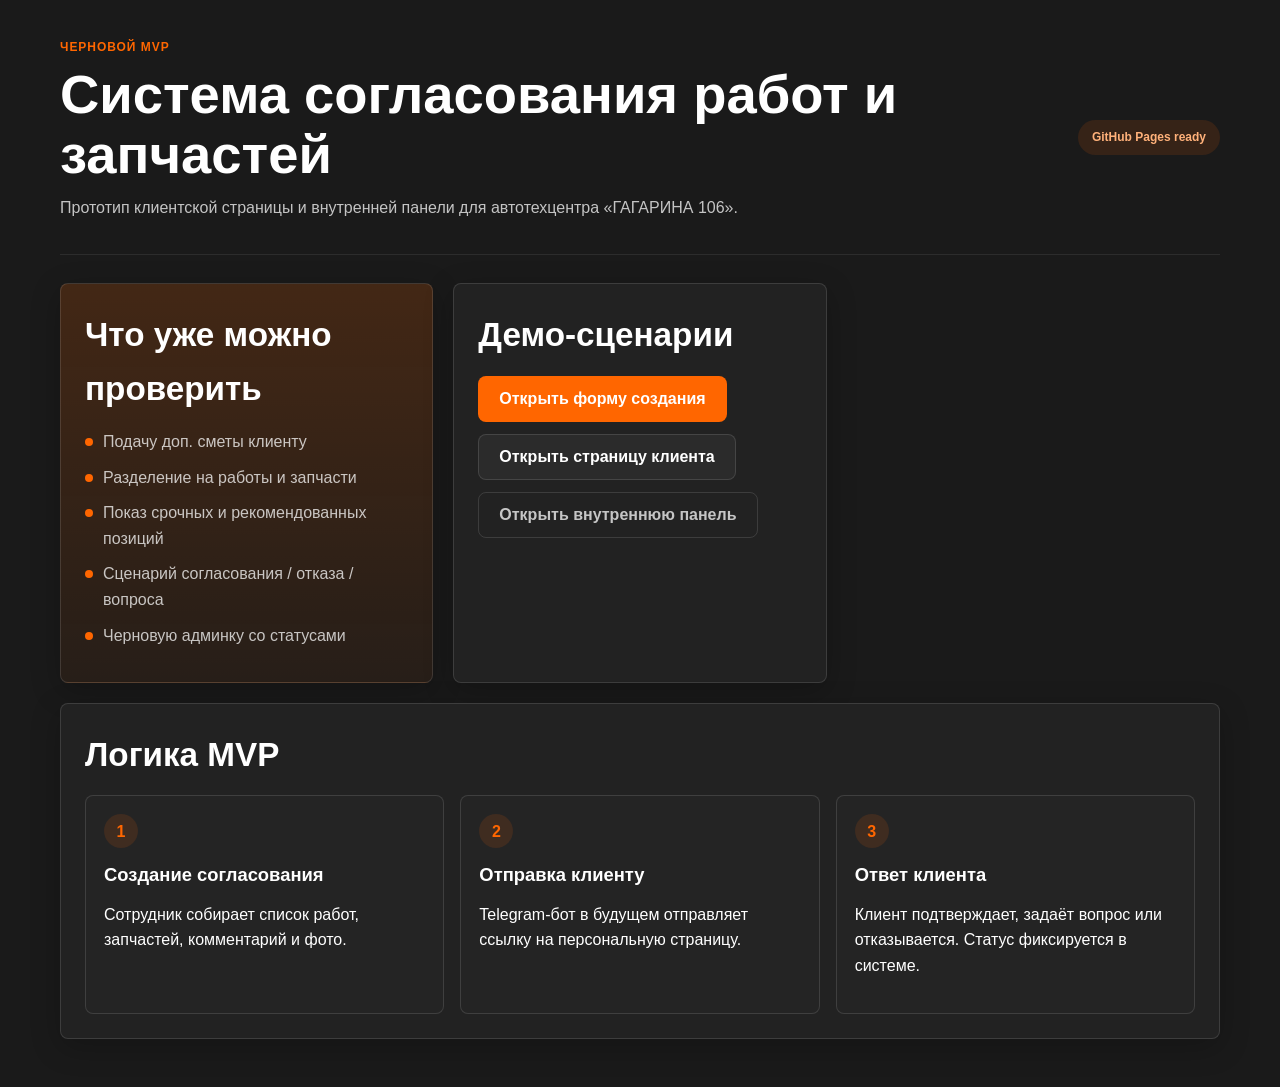
<file: index.html>
<!DOCTYPE html>
<html lang="ru">
  <head>
    <meta charset="UTF-8" />
    <meta name="viewport" content="width=device-width, initial-scale=1.0" />
    <title>ГАГАРИНА 106 — прототип согласования</title>
    <link rel="preconnect" href="https://fonts.googleapis.com" />
    <link rel="preconnect" href="https://fonts.gstatic.com" crossorigin />
    <link
      href="https://fonts.googleapis.com/css2?family=Inter:wght@400;500;600;700;800&display=swap"
      rel="stylesheet"
    />
    <link rel="stylesheet" href="./css/styles.css" />
  </head>
  <body>
    <div class="shell shell-home">
      <header class="topbar">
        <div>
          <p class="eyebrow">Черновой MVP</p>
          <h1>Система согласования работ и запчастей</h1>
          <p class="lead">
            Прототип клиентской страницы и внутренней панели для автотехцентра
            «ГАГАРИНА 106».
          </p>
        </div>
        <span class="badge badge-warm">GitHub Pages ready</span>
      </header>

      <main class="home-grid">
        <section class="card card-accent">
          <h2>Что уже можно проверить</h2>
          <ul class="feature-list">
            <li>Подачу доп. сметы клиенту</li>
            <li>Разделение на работы и запчасти</li>
            <li>Показ срочных и рекомендованных позиций</li>
            <li>Сценарий согласования / отказа / вопроса</li>
            <li>Черновую админку со статусами</li>
          </ul>
        </section>

        <section class="card">
          <h2>Демо-сценарии</h2>
          <div class="actions-stack">
            <a class="button button-primary" href="./create.html">
              Открыть форму создания
            </a>
            <a class="button button-secondary" href="./approval.html">
              Открыть страницу клиента
            </a>
            <a class="button button-ghost" href="./admin.html">
              Открыть внутреннюю панель
            </a>
          </div>
        </section>

        <section class="card card-wide">
          <h2>Логика MVP</h2>
          <div class="steps">
            <article>
              <span>1</span>
              <h3>Создание согласования</h3>
              <p>
                Сотрудник собирает список работ, запчастей, комментарий и фото.
              </p>
            </article>
            <article>
              <span>2</span>
              <h3>Отправка клиенту</h3>
              <p>
                Telegram-бот в будущем отправляет ссылку на персональную страницу.
              </p>
            </article>
            <article>
              <span>3</span>
              <h3>Ответ клиента</h3>
              <p>
                Клиент подтверждает, задаёт вопрос или отказывается. Статус
                фиксируется в системе.
              </p>
            </article>
          </div>
        </section>
      </main>
    </div>
  </body>
</html>
</file>
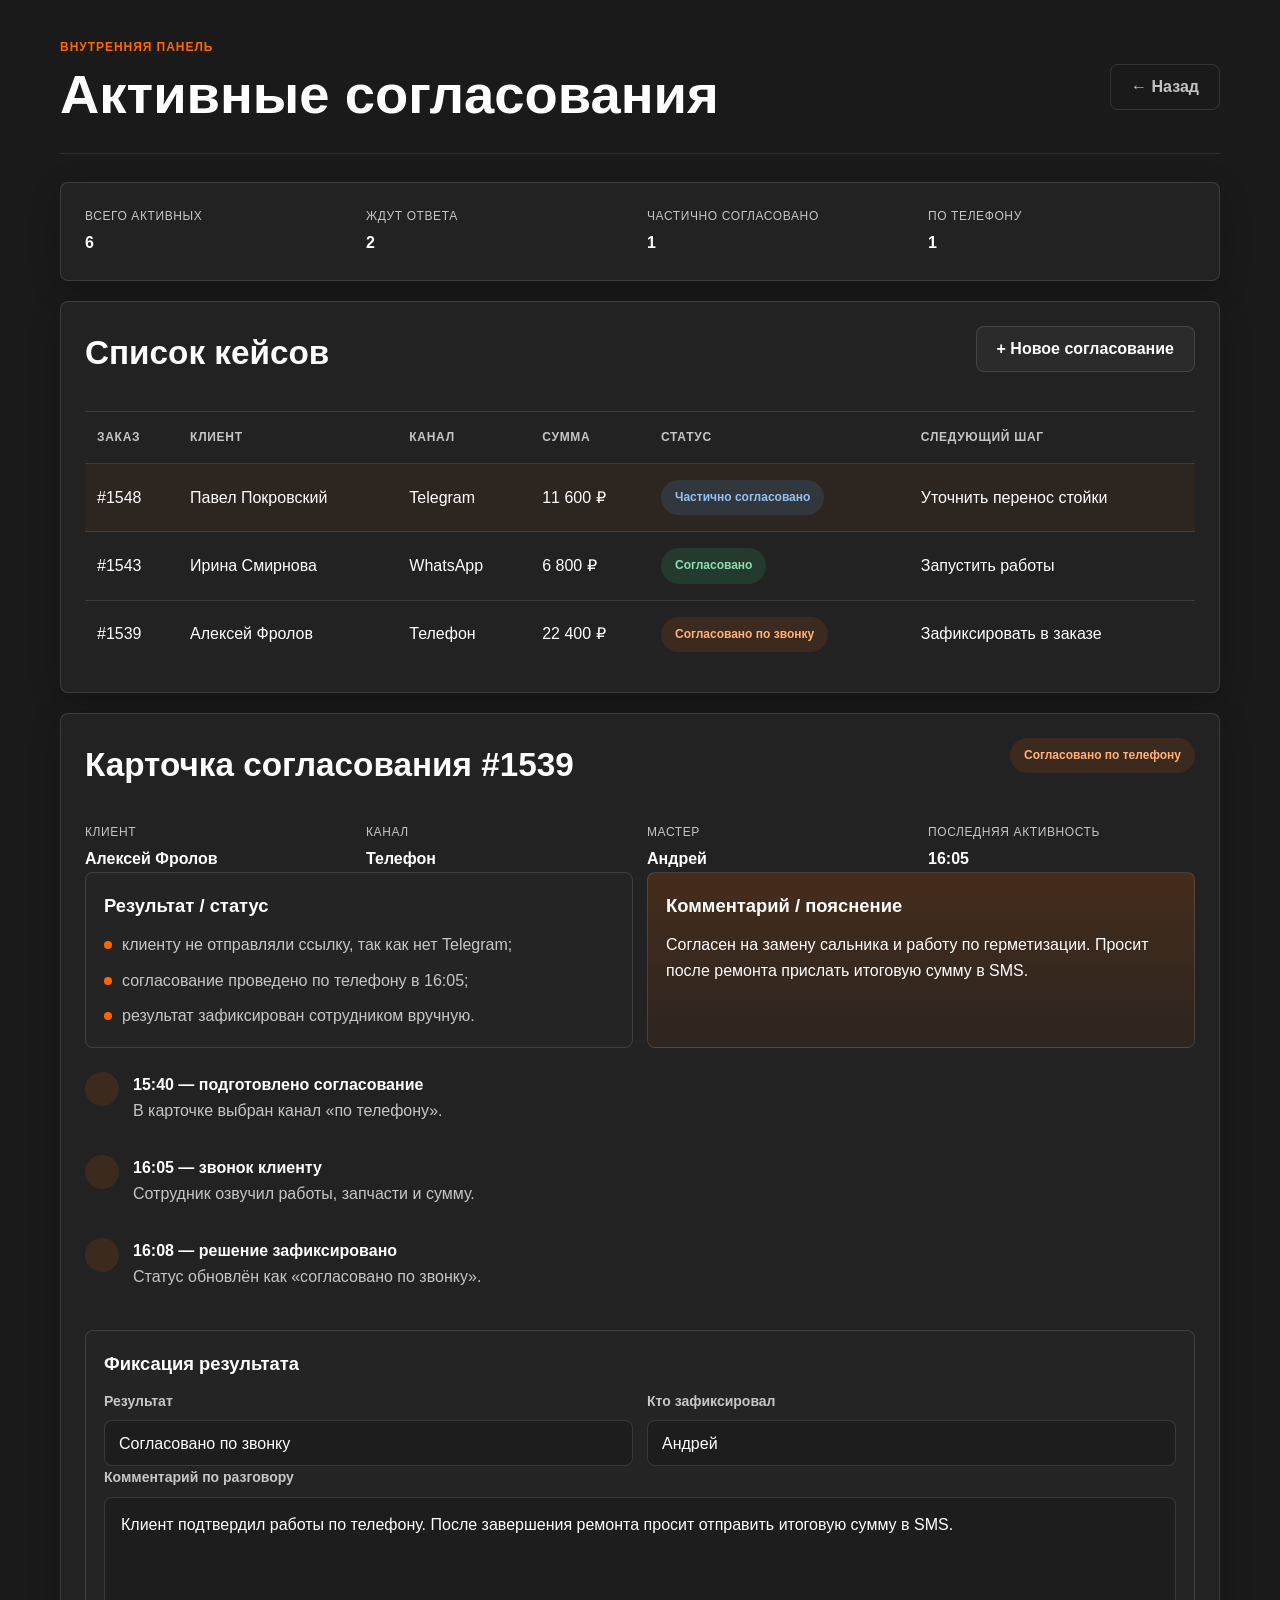
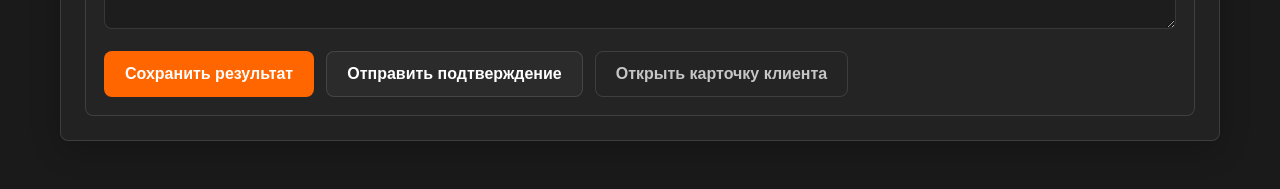
<file: admin.html>
<!DOCTYPE html>
<html lang="ru">
  <head>
    <meta charset="UTF-8" />
    <meta name="viewport" content="width=device-width, initial-scale=1.0" />
    <title>Админка — ГАГАРИНА 106</title>
    <link rel="preconnect" href="https://fonts.googleapis.com" />
    <link rel="preconnect" href="https://fonts.gstatic.com" crossorigin />
    <link
      href="https://fonts.googleapis.com/css2?family=Inter:wght@400;500;600;700;800&display=swap"
      rel="stylesheet"
    />
    <link rel="stylesheet" href="./css/styles.css" />
  </head>
  <body>
    <div class="shell shell-admin">
      <header class="topbar topbar-compact">
        <div>
          <p class="eyebrow">Внутренняя панель</p>
          <h1>Активные согласования</h1>
        </div>
        <a class="button button-ghost" href="./index.html">← Назад</a>
      </header>

      <main class="admin-layout">
        <section class="card stats-grid">
          <div>
            <span class="summary-label">Всего активных</span>
            <strong id="admin-stats-total">6</strong>
          </div>
          <div>
            <span class="summary-label">Ждут ответа</span>
            <strong id="admin-stats-pending">2</strong>
          </div>
          <div>
            <span class="summary-label">Частично согласовано</span>
            <strong id="admin-stats-partial">1</strong>
          </div>
          <div>
            <span class="summary-label">По телефону</span>
            <strong id="admin-stats-phone">1</strong>
          </div>
        </section>

        <section class="card">
          <div class="section-head">
            <h2>Список кейсов</h2>
            <a class="button button-secondary" href="./create.html">+ Новое согласование</a>
          </div>

          <div class="table-wrap">
            <table class="cases-table">
              <thead>
                <tr>
                  <th>Заказ</th>
                  <th>Клиент</th>
                  <th>Канал</th>
                  <th>Сумма</th>
                  <th>Статус</th>
                  <th>Следующий шаг</th>
                </tr>
              </thead>
              <tbody id="admin-case-table-body">
                <tr class="is-active">
                  <td>#1548</td>
                  <td>Павел Покровский</td>
                  <td>Telegram</td>
                  <td>11 600 ₽</td>
                  <td><span class="badge badge-question">Частично согласовано</span></td>
                  <td>Уточнить перенос стойки</td>
                </tr>
                <tr>
                  <td>#1543</td>
                  <td>Ирина Смирнова</td>
                  <td>WhatsApp</td>
                  <td>6 800 ₽</td>
                  <td><span class="badge badge-success">Согласовано</span></td>
                  <td>Запустить работы</td>
                </tr>
                <tr>
                  <td>#1539</td>
                  <td>Алексей Фролов</td>
                  <td>Телефон</td>
                  <td>22 400 ₽</td>
                  <td><span class="badge badge-alert">Согласовано по звонку</span></td>
                  <td>Зафиксировать в заказе</td>
                </tr>
              </tbody>
            </table>
          </div>
        </section>

        <section class="card case-details">
          <div class="section-head">
            <h2 id="admin-case-title">Карточка согласования #1539</h2>
            <span class="badge badge-alert" id="admin-case-badge">Согласовано по телефону</span>
          </div>

          <div class="detail-grid">
            <div>
              <span class="summary-label">Клиент</span>
              <strong id="admin-client-name">Алексей Фролов</strong>
            </div>
            <div>
              <span class="summary-label">Канал</span>
              <strong id="admin-channel">Телефон</strong>
            </div>
            <div>
              <span class="summary-label">Мастер</span>
              <strong id="admin-manager">Андрей</strong>
            </div>
            <div>
              <span class="summary-label">Последняя активность</span>
              <strong id="admin-last-activity">16:05</strong>
            </div>
          </div>

          <div class="admin-panels">
            <div class="subcard">
              <h3>Результат / статус</h3>
              <ul class="feature-list compact-list" id="admin-status-list">
                <li>клиенту не отправляли ссылку, так как нет Telegram;</li>
                <li>согласование проведено по телефону в 16:05;</li>
                <li>результат зафиксирован сотрудником вручную.</li>
              </ul>
            </div>

            <div class="subcard subcard-accent">
              <h3>Комментарий / пояснение</h3>
              <p id="admin-commentary">
                Согласен на замену сальника и работу по герметизации. Просит
                после ремонта прислать итоговую сумму в SMS.
              </p>
            </div>
          </div>

          <div class="timeline" id="admin-timeline">
            <div class="timeline-item">
              <span></span>
              <div>
                <strong>15:40 — подготовлено согласование</strong>
                <p class="muted">В карточке выбран канал «по телефону».</p>
              </div>
            </div>
            <div class="timeline-item">
              <span></span>
              <div>
                <strong>16:05 — звонок клиенту</strong>
                <p class="muted">Сотрудник озвучил работы, запчасти и сумму.</p>
              </div>
            </div>
            <div class="timeline-item">
              <span></span>
              <div>
                <strong>16:08 — решение зафиксировано</strong>
                <p class="muted">Статус обновлён как «согласовано по звонку».</p>
              </div>
            </div>
          </div>

          <section class="subcard form-card">
            <h3>Фиксация результата</h3>
            <div class="form-grid">
              <div>
                <label class="field-label" for="phone-result">Результат</label>
                <select id="phone-result" class="input input-select">
                  <option selected>Согласовано по звонку</option>
                  <option>Частично согласовано по звонку</option>
                  <option>Отказ по звонку</option>
                </select>
              </div>
              <div>
                <label class="field-label" for="phone-confirmed-by">Кто зафиксировал</label>
                <input id="phone-confirmed-by" class="input" type="text" value="Андрей" />
              </div>
            </div>
            <label class="field-label" for="staff-note">Комментарий по разговору</label>
            <textarea
              id="staff-note"
              class="textarea"
              rows="4"
              placeholder="Кратко зафиксируйте, что именно согласовал клиент по телефону."
            >Клиент подтвердил работы по телефону. После завершения ремонта просит отправить итоговую сумму в SMS.</textarea>
            <div class="actions-stack actions-row-mobile">
              <button class="button button-primary" type="button">Сохранить результат</button>
              <button class="button button-secondary" type="button">Отправить подтверждение</button>
              <button class="button button-ghost" type="button">Открыть карточку клиента</button>
            </div>
          </section>
        </section>
      </main>
    </div>

    <script src="./js/app.js"></script>
  </body>
</html>
</file>
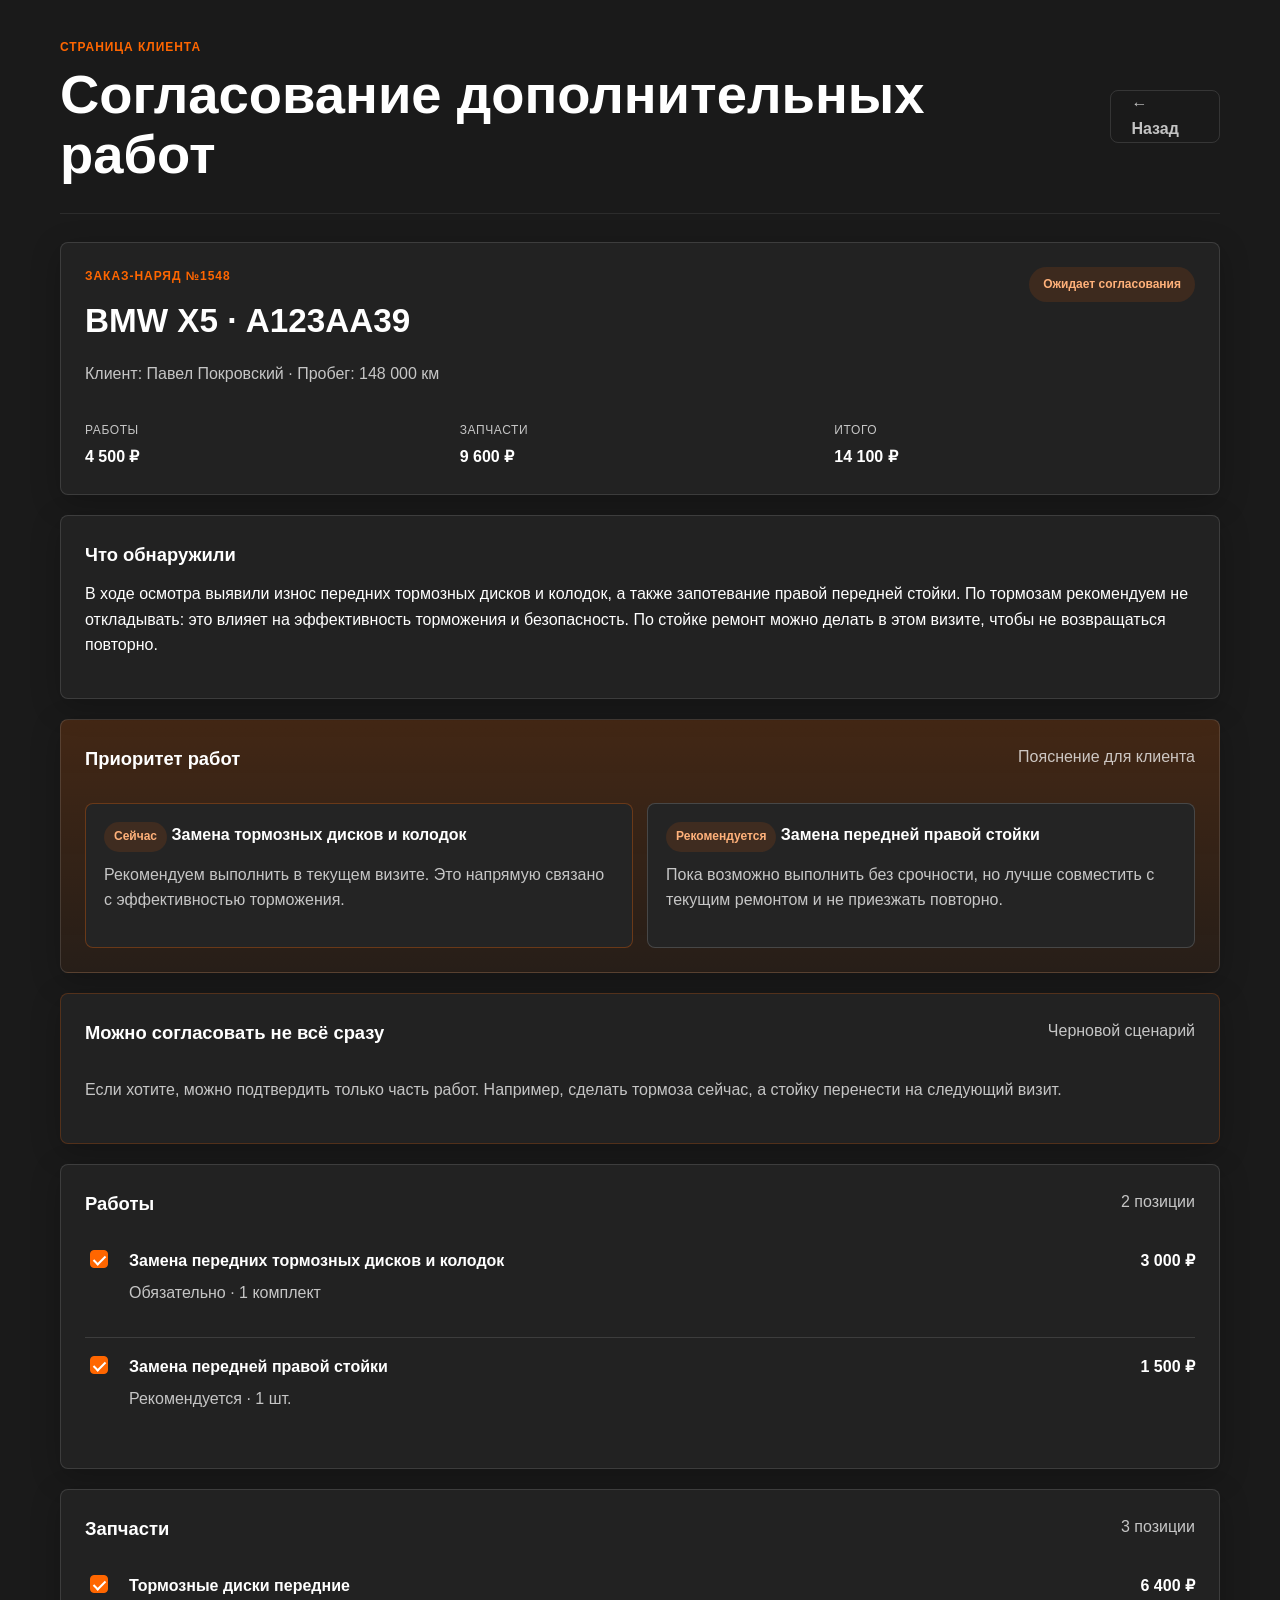
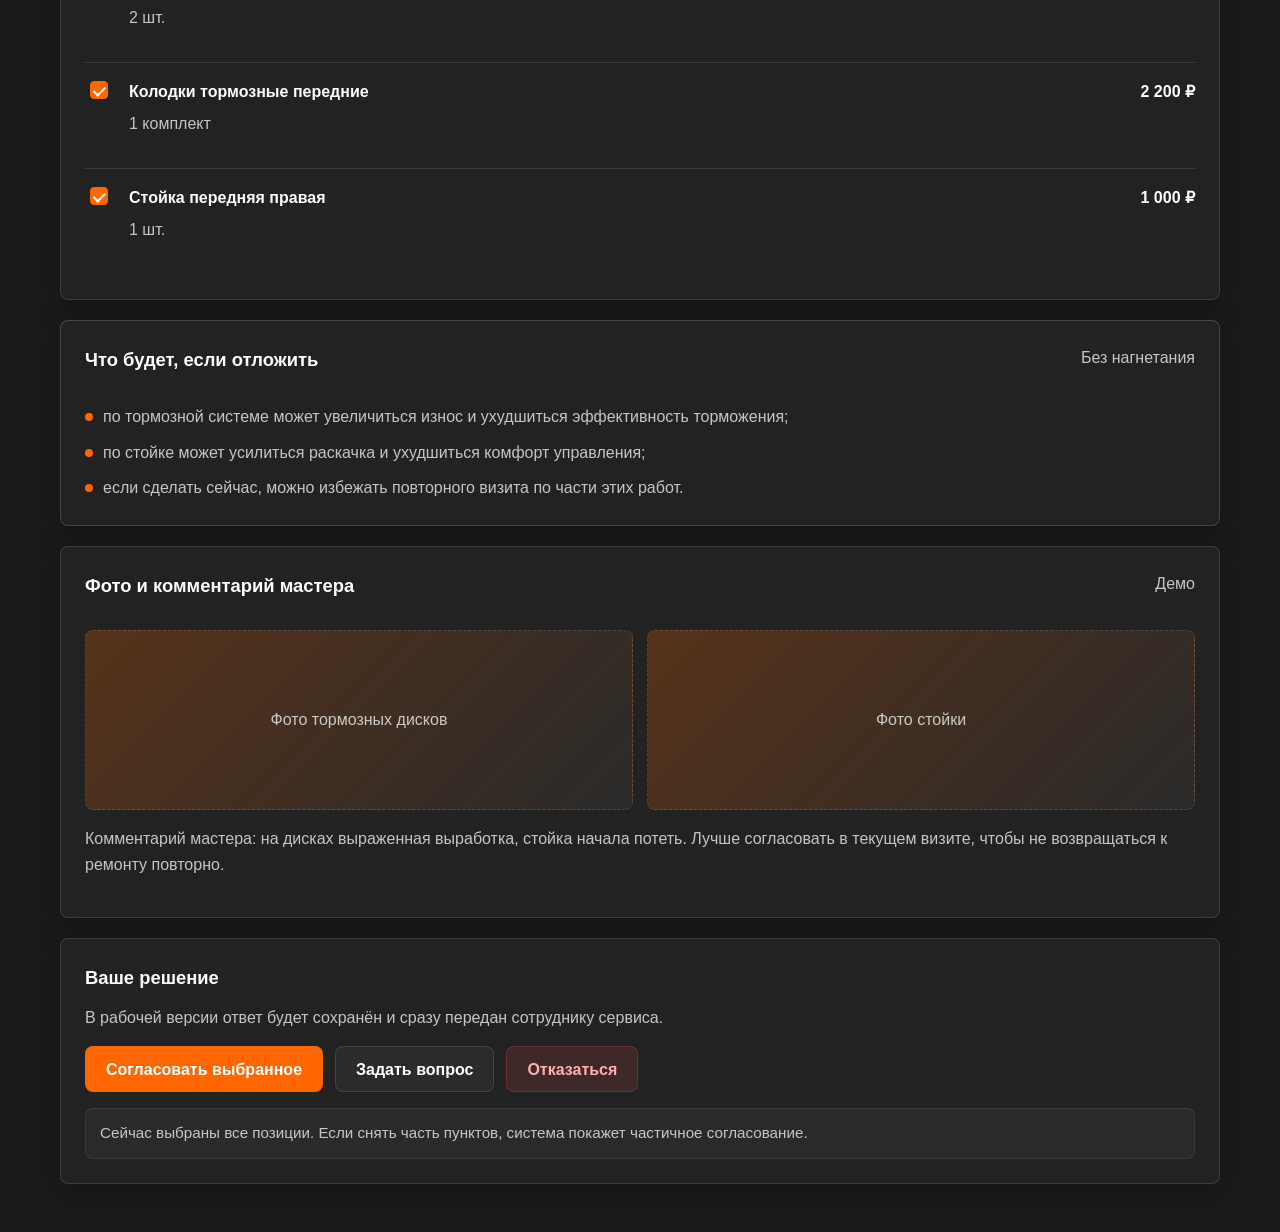
<file: approval.html>
<!DOCTYPE html>
<html lang="ru">
  <head>
    <meta charset="UTF-8" />
    <meta name="viewport" content="width=device-width, initial-scale=1.0" />
    <title>Согласование — ГАГАРИНА 106</title>
    <link rel="preconnect" href="https://fonts.googleapis.com" />
    <link rel="preconnect" href="https://fonts.gstatic.com" crossorigin />
    <link
      href="https://fonts.googleapis.com/css2?family=Inter:wght@400;500;600;700;800&display=swap"
      rel="stylesheet"
    />
    <link rel="stylesheet" href="./css/styles.css" />
  </head>
  <body>
    <div class="shell shell-approval">
      <header class="topbar topbar-compact">
        <div>
          <p class="eyebrow">Страница клиента</p>
          <h1>Согласование дополнительных работ</h1>
        </div>
        <a class="button button-ghost" href="./index.html">← Назад</a>
      </header>

      <main class="approval-layout">
        <section class="card hero-card">
          <div class="hero-head">
            <div>
              <p class="eyebrow" id="approval-order-label">Заказ-наряд №1548</p>
              <h2 id="approval-car-title">BMW X5 · А123АА39</h2>
              <p class="muted" id="approval-client-meta">Клиент: Павел Покровский · Пробег: 148 000 км</p>
            </div>
            <span class="badge badge-alert" id="decision-badge">Ожидает согласования</span>
          </div>

          <div class="summary-grid" id="summary-grid">
            <div>
              <span class="summary-label">Работы</span>
              <strong id="summary-labor">4 500 ₽</strong>
            </div>
            <div>
              <span class="summary-label">Запчасти</span>
              <strong id="summary-parts">9 600 ₽</strong>
            </div>
            <div>
              <span class="summary-label">Итого</span>
              <strong id="summary-total">14 100 ₽</strong>
            </div>
          </div>
        </section>

        <section class="card">
          <h3>Что обнаружили</h3>
          <p id="approval-description">
            В ходе осмотра выявили износ передних тормозных дисков и колодок, а
            также запотевание правой передней стойки. По тормозам рекомендуем не
            откладывать: это влияет на эффективность торможения и безопасность.
            По стойке ремонт можно делать в этом визите, чтобы не возвращаться
            повторно.
          </p>
        </section>

        <section class="card card-accent">
          <div class="section-head">
            <h3>Приоритет работ</h3>
            <span class="muted">Пояснение для клиента</span>
          </div>
          <div class="priority-grid" id="priority-grid">
            <div class="priority-box priority-box-required">
              <span class="priority-mark">Сейчас</span>
              <strong>Замена тормозных дисков и колодок</strong>
              <p class="muted">
                Рекомендуем выполнить в текущем визите. Это напрямую связано с
                эффективностью торможения.
              </p>
            </div>
            <div class="priority-box priority-box-recommended">
              <span class="priority-mark">Рекомендуется</span>
              <strong>Замена передней правой стойки</strong>
              <p class="muted">
                Пока возможно выполнить без срочности, но лучше совместить с
                текущим ремонтом и не приезжать повторно.
              </p>
            </div>
          </div>
        </section>

        <section class="card partial-approval-card">
          <div class="section-head">
            <h3>Можно согласовать не всё сразу</h3>
            <span class="muted">Черновой сценарий</span>
          </div>
          <p class="muted">
            Если хотите, можно подтвердить только часть работ. Например, сделать
            тормоза сейчас, а стойку перенести на следующий визит.
          </p>
        </section>

        <section class="card">
          <div class="section-head">
            <h3>Работы</h3>
            <span class="muted" id="approval-labor-count">2 позиции</span>
          </div>
          <div class="item-list selectable-list" id="approval-labor-list">
            <article class="line-item selectable-item" data-price="3000" data-group="labor">
              <label class="item-check">
                <input type="checkbox" class="item-selector" checked />
                <span class="checkmark"></span>
              </label>
              <div>
                <div class="line-title">Замена передних тормозных дисков и колодок</div>
                <p class="muted">Обязательно · 1 комплект</p>
              </div>
              <strong>3 000 ₽</strong>
            </article>
            <article class="line-item selectable-item" data-price="1500" data-group="labor">
              <label class="item-check">
                <input type="checkbox" class="item-selector" checked />
                <span class="checkmark"></span>
              </label>
              <div>
                <div class="line-title">Замена передней правой стойки</div>
                <p class="muted">Рекомендуется · 1 шт.</p>
              </div>
              <strong>1 500 ₽</strong>
            </article>
          </div>
        </section>

        <section class="card">
          <div class="section-head">
            <h3>Запчасти</h3>
            <span class="muted" id="approval-parts-count">3 позиции</span>
          </div>
          <div class="item-list selectable-list" id="approval-parts-list">
            <article class="line-item selectable-item" data-price="6400" data-group="part">
              <label class="item-check">
                <input type="checkbox" class="item-selector" checked />
                <span class="checkmark"></span>
              </label>
              <div>
                <div class="line-title">Тормозные диски передние</div>
                <p class="muted">2 шт.</p>
              </div>
              <strong>6 400 ₽</strong>
            </article>
            <article class="line-item selectable-item" data-price="2200" data-group="part">
              <label class="item-check">
                <input type="checkbox" class="item-selector" checked />
                <span class="checkmark"></span>
              </label>
              <div>
                <div class="line-title">Колодки тормозные передние</div>
                <p class="muted">1 комплект</p>
              </div>
              <strong>2 200 ₽</strong>
            </article>
            <article class="line-item selectable-item" data-price="1000" data-group="part">
              <label class="item-check">
                <input type="checkbox" class="item-selector" checked />
                <span class="checkmark"></span>
              </label>
              <div>
                <div class="line-title">Стойка передняя правая</div>
                <p class="muted">1 шт.</p>
              </div>
              <strong>1 000 ₽</strong>
            </article>
          </div>
        </section>

        <section class="card info-note">
          <div class="section-head">
            <h3>Что будет, если отложить</h3>
            <span class="muted">Без нагнетания</span>
          </div>
          <ul class="feature-list compact-list">
            <li>по тормозной системе может увеличиться износ и ухудшиться эффективность торможения;</li>
            <li>по стойке может усилиться раскачка и ухудшиться комфорт управления;</li>
            <li>если сделать сейчас, можно избежать повторного визита по части этих работ.</li>
          </ul>
        </section>

        <section class="card photo-card">
          <div class="section-head">
            <h3>Фото и комментарий мастера</h3>
            <span class="muted">Демо</span>
          </div>
          <div class="photo-grid" id="approval-photo-grid">
            <div class="photo-placeholder">Фото тормозных дисков</div>
            <div class="photo-placeholder">Фото стойки</div>
          </div>
          <p class="muted">
            Комментарий мастера: на дисках выраженная выработка, стойка начала
            потеть. Лучше согласовать в текущем визите, чтобы не возвращаться к
            ремонту повторно.
          </p>
        </section>

        <section class="card action-card">
          <h3>Ваше решение</h3>
          <p class="muted">
            В рабочей версии ответ будет сохранён и сразу передан сотруднику
            сервиса.
          </p>
          <div class="actions-stack actions-row-mobile">
            <button class="button button-primary" data-action="approve">
              Согласовать выбранное
            </button>
            <button class="button button-secondary" data-action="question-toggle">
              Задать вопрос
            </button>
            <button class="button button-danger" data-action="decline">
              Отказаться
            </button>
          </div>

          <div id="partial-note" class="inline-note">
            Сейчас выбраны все позиции. Если снять часть пунктов, система покажет частичное согласование.
          </div>

          <div id="question-panel" class="question-panel" hidden>
            <label class="field-label" for="question-text">Ваш вопрос или комментарий</label>
            <textarea
              id="question-text"
              class="textarea"
              rows="4"
              placeholder="Например: можно ли пока заменить только тормоза, а стойку сделать позже?"
            ></textarea>
            <div class="actions-stack actions-row-mobile">
              <button class="button button-primary" data-action="submit-question">
                Отправить вопрос
              </button>
              <button class="button button-ghost" data-action="cancel-question">
                Отмена
              </button>
            </div>
          </div>

          <div id="approval-feedback" class="feedback" aria-live="polite"></div>
        </section>
      </main>
    </div>

    <script src="./js/app.js"></script>
  </body>
</html>
</file>
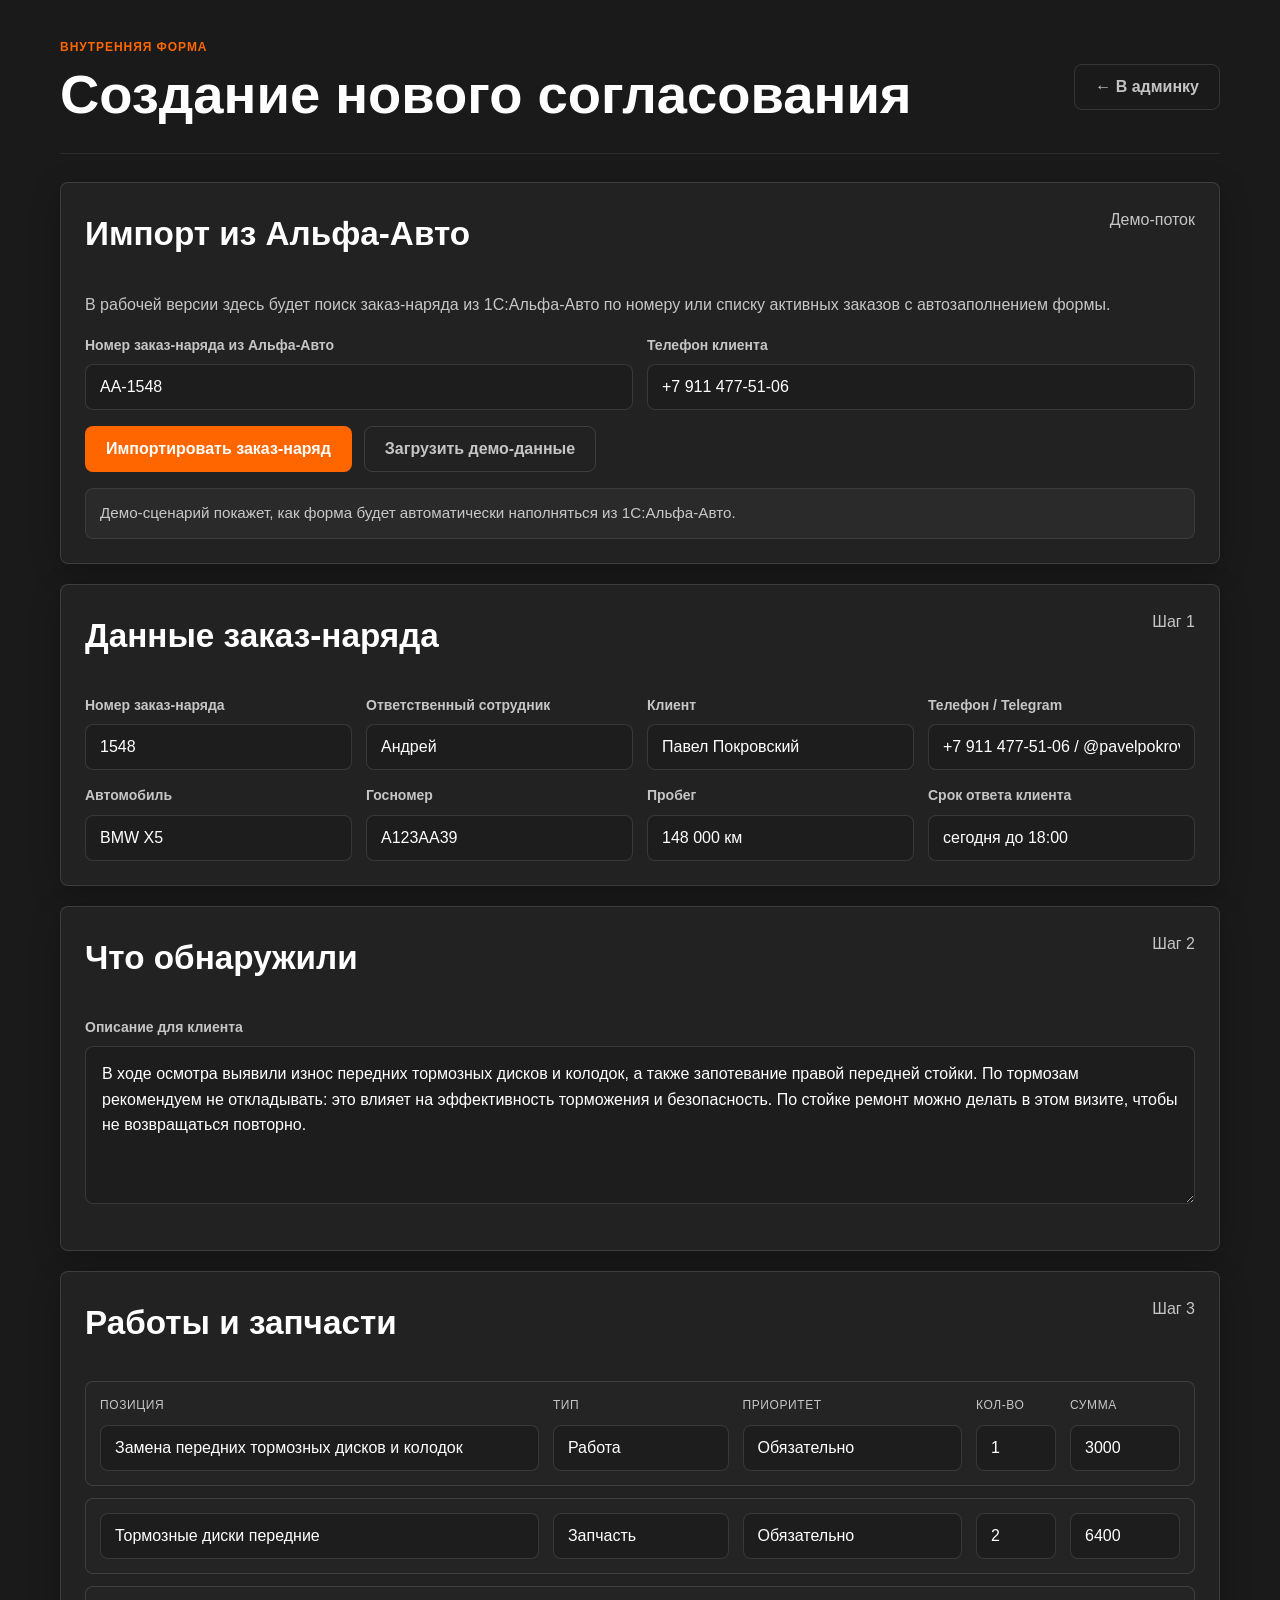
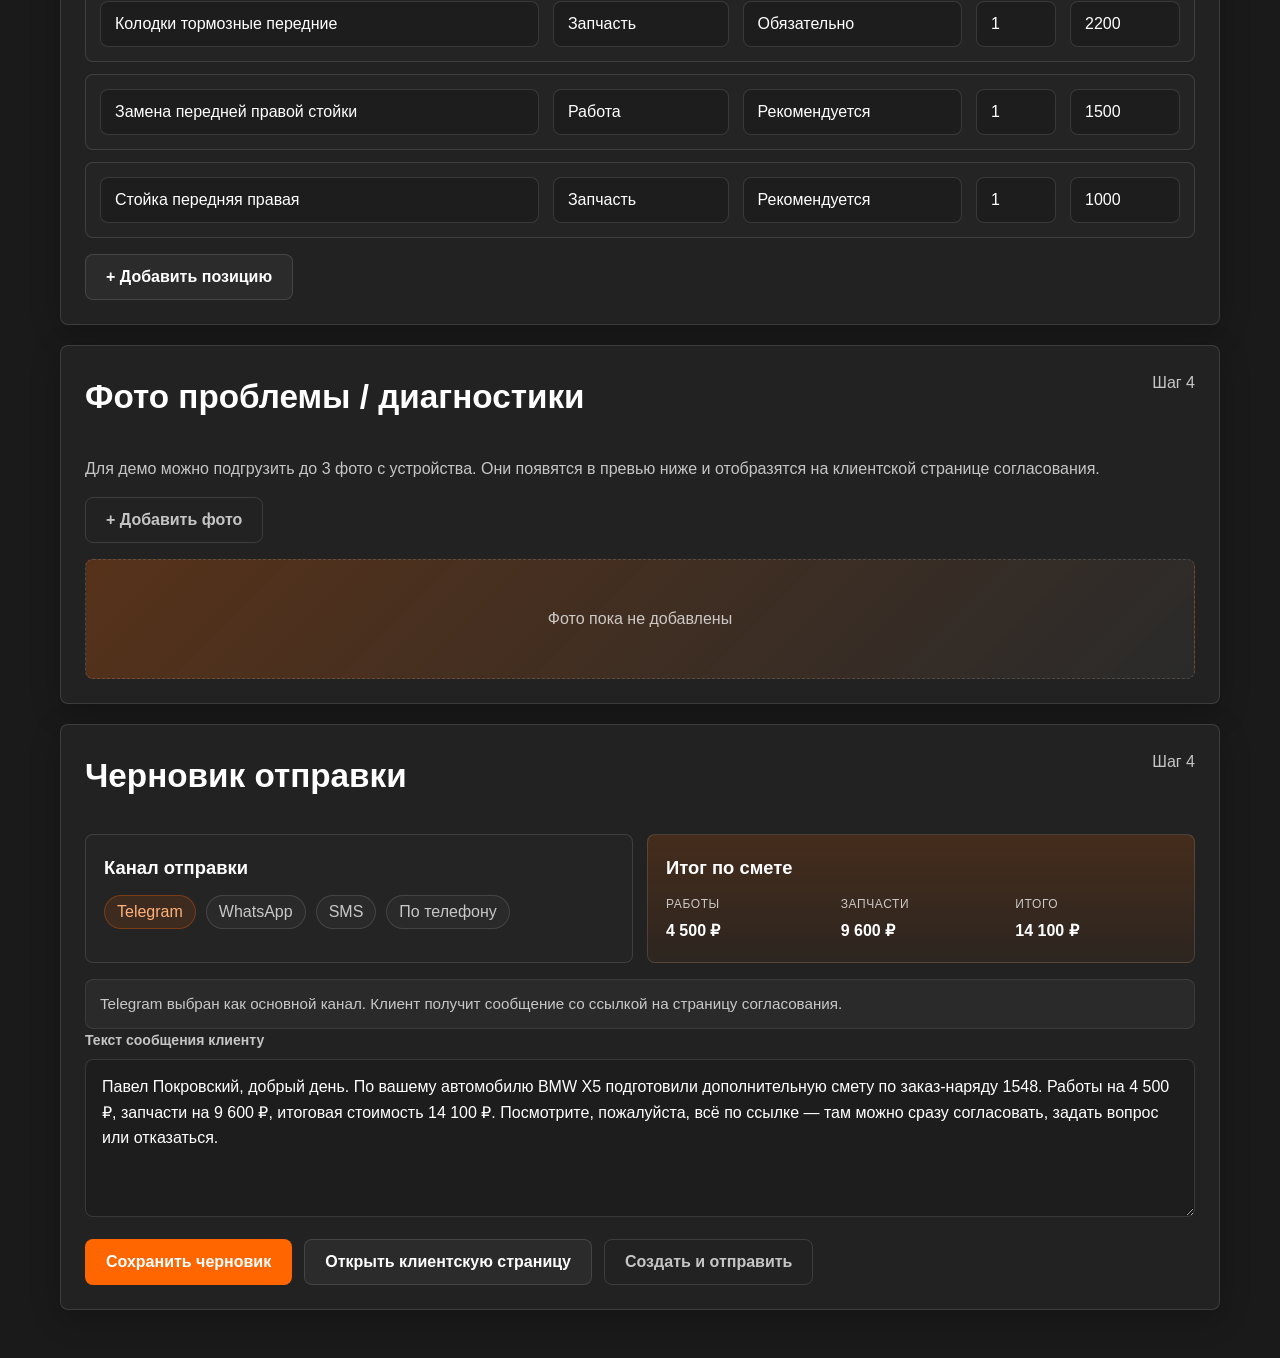
<file: create.html>
<!DOCTYPE html>
<html lang="ru">
  <head>
    <meta charset="UTF-8" />
    <meta name="viewport" content="width=device-width, initial-scale=1.0" />
    <title>Новое согласование — ГАГАРИНА 106</title>
    <link rel="preconnect" href="https://fonts.googleapis.com" />
    <link rel="preconnect" href="https://fonts.gstatic.com" crossorigin />
    <link
      href="https://fonts.googleapis.com/css2?family=Inter:wght@400;500;600;700;800&display=swap"
      rel="stylesheet"
    />
    <link rel="stylesheet" href="./css/styles.css" />
  </head>
  <body>
    <div class="shell shell-create">
      <header class="topbar topbar-compact">
        <div>
          <p class="eyebrow">Внутренняя форма</p>
          <h1>Создание нового согласования</h1>
        </div>
        <a class="button button-ghost" href="./admin.html">← В админку</a>
      </header>

      <main class="create-layout">
        <section class="card form-section form-import-card">
          <div class="section-head">
            <h2>Импорт из Альфа-Авто</h2>
            <span class="muted">Демо-поток</span>
          </div>

          <p class="muted">
            В рабочей версии здесь будет поиск заказ-наряда из 1С:Альфа-Авто по
            номеру или списку активных заказов с автозаполнением формы.
          </p>

          <div class="import-grid">
            <div>
              <label class="field-label" for="alpha-order-number">Номер заказ-наряда из Альфа-Авто</label>
              <input id="alpha-order-number" class="input" type="text" value="AA-1548" />
            </div>
            <div>
              <label class="field-label" for="alpha-client-phone">Телефон клиента</label>
              <input id="alpha-client-phone" class="input" type="text" value="+7 911 477-51-06" />
            </div>
          </div>

          <div class="actions-stack actions-row-mobile">
            <button class="button button-primary" data-action="import-alpha">Импортировать заказ-наряд</button>
            <button class="button button-ghost" data-action="load-demo-alpha">Загрузить демо-данные</button>
          </div>

          <div class="inline-note">
            Демо-сценарий покажет, как форма будет автоматически наполняться из 1С:Альфа-Авто.
          </div>
        </section>

        <section class="card form-section">
          <div class="section-head">
            <h2>Данные заказ-наряда</h2>
            <span class="muted">Шаг 1</span>
          </div>

          <div class="form-grid">
            <div>
              <label class="field-label" for="order-number">Номер заказ-наряда</label>
              <input id="order-number" class="input" type="text" value="1548" />
            </div>
            <div>
              <label class="field-label" for="manager-name">Ответственный сотрудник</label>
              <input id="manager-name" class="input" type="text" value="Андрей" />
            </div>
            <div>
              <label class="field-label" for="client-name">Клиент</label>
              <input id="client-name" class="input" type="text" value="Павел Покровский" />
            </div>
            <div>
              <label class="field-label" for="client-phone">Телефон / Telegram</label>
              <input id="client-phone" class="input" type="text" value="+7 911 477-51-06 / @pavelpokrovskiy" />
            </div>
            <div>
              <label class="field-label" for="car-model">Автомобиль</label>
              <input id="car-model" class="input" type="text" value="BMW X5" />
            </div>
            <div>
              <label class="field-label" for="car-plate">Госномер</label>
              <input id="car-plate" class="input" type="text" value="А123АА39" />
            </div>
            <div>
              <label class="field-label" for="mileage">Пробег</label>
              <input id="mileage" class="input" type="text" value="148 000 км" />
            </div>
            <div>
              <label class="field-label" for="deadline">Срок ответа клиента</label>
              <input id="deadline" class="input" type="text" value="сегодня до 18:00" />
            </div>
          </div>
        </section>

        <section class="card form-section">
          <div class="section-head">
            <h2>Что обнаружили</h2>
            <span class="muted">Шаг 2</span>
          </div>

          <label class="field-label" for="problem-description">Описание для клиента</label>
          <textarea
            id="problem-description"
            class="textarea"
            rows="5"
            placeholder="Коротко и понятно опишите, что обнаружили и почему предлагаете эти работы."
          >В ходе осмотра выявили износ передних тормозных дисков и колодок, а также запотевание правой передней стойки. По тормозам рекомендуем не откладывать: это влияет на эффективность торможения и безопасность. По стойке ремонт можно делать в этом визите, чтобы не возвращаться повторно.</textarea>
        </section>

        <section class="card form-section">
          <div class="section-head">
            <h2>Работы и запчасти</h2>
            <span class="muted">Шаг 3</span>
          </div>

          <div class="builder-list" id="builder-list">
            <article class="builder-row">
              <div class="builder-grid builder-grid-head">
                <span class="builder-head">Позиция</span>
                <span class="builder-head">Тип</span>
                <span class="builder-head">Приоритет</span>
                <span class="builder-head">Кол-во</span>
                <span class="builder-head">Сумма</span>
              </div>
              <div class="builder-grid builder-grid-row">
                <input class="input js-item-title" type="text" value="Замена передних тормозных дисков и колодок" />
                <select class="input input-select js-item-type">
                  <option selected>Работа</option>
                  <option>Запчасть</option>
                </select>
                <select class="input input-select js-item-priority">
                  <option selected>Обязательно</option>
                  <option>Рекомендуется</option>
                  <option>Можно отложить</option>
                </select>
                <input class="input js-item-qty" type="number" min="1" step="1" value="1" />
                <input class="input js-item-total" type="text" value="3000" />
              </div>
            </article>
            <article class="builder-row">
              <div class="builder-grid builder-grid-row">
                <input class="input js-item-title" type="text" value="Тормозные диски передние" />
                <select class="input input-select js-item-type">
                  <option>Работа</option>
                  <option selected>Запчасть</option>
                </select>
                <select class="input input-select js-item-priority">
                  <option selected>Обязательно</option>
                  <option>Рекомендуется</option>
                  <option>Можно отложить</option>
                </select>
                <input class="input js-item-qty" type="number" min="1" step="1" value="2" />
                <input class="input js-item-total" type="text" value="6400" />
              </div>
            </article>
            <article class="builder-row">
              <div class="builder-grid builder-grid-row">
                <input class="input js-item-title" type="text" value="Колодки тормозные передние" />
                <select class="input input-select js-item-type">
                  <option>Работа</option>
                  <option selected>Запчасть</option>
                </select>
                <select class="input input-select js-item-priority">
                  <option selected>Обязательно</option>
                  <option>Рекомендуется</option>
                  <option>Можно отложить</option>
                </select>
                <input class="input js-item-qty" type="number" min="1" step="1" value="1" />
                <input class="input js-item-total" type="text" value="2200" />
              </div>
            </article>
            <article class="builder-row">
              <div class="builder-grid builder-grid-row">
                <input class="input js-item-title" type="text" value="Замена передней правой стойки" />
                <select class="input input-select js-item-type">
                  <option selected>Работа</option>
                  <option>Запчасть</option>
                </select>
                <select class="input input-select js-item-priority">
                  <option>Обязательно</option>
                  <option selected>Рекомендуется</option>
                  <option>Можно отложить</option>
                </select>
                <input class="input js-item-qty" type="number" min="1" step="1" value="1" />
                <input class="input js-item-total" type="text" value="1500" />
              </div>
            </article>
            <article class="builder-row">
              <div class="builder-grid builder-grid-row">
                <input class="input js-item-title" type="text" value="Стойка передняя правая" />
                <select class="input input-select js-item-type">
                  <option>Работа</option>
                  <option selected>Запчасть</option>
                </select>
                <select class="input input-select js-item-priority">
                  <option>Обязательно</option>
                  <option selected>Рекомендуется</option>
                  <option>Можно отложить</option>
                </select>
                <input class="input js-item-qty" type="number" min="1" step="1" value="1" />
                <input class="input js-item-total" type="text" value="1000" />
              </div>
            </article>
          </div>

          <div class="actions-stack actions-row-mobile">
            <button class="button button-secondary" type="button">+ Добавить позицию</button>
          </div>
        </section>

        <section class="card form-section">
          <div class="section-head">
            <h2>Фото проблемы / диагностики</h2>
            <span class="muted">Шаг 4</span>
          </div>

          <p class="muted">
            Для демо можно подгрузить до 3 фото с устройства. Они появятся в
            превью ниже и отобразятся на клиентской странице согласования.
          </p>

          <label class="button button-ghost upload-button" for="photo-upload-input">
            + Добавить фото
          </label>
          <input id="photo-upload-input" class="visually-hidden" type="file" accept="image/*" multiple />

          <div id="create-photo-preview" class="upload-preview-grid">
            <div class="photo-placeholder small-placeholder">Фото пока не добавлены</div>
          </div>
        </section>

        <section class="card form-section form-preview-card">
          <div class="section-head">
            <h2>Черновик отправки</h2>
            <span class="muted">Шаг 4</span>
          </div>

          <div class="preview-grid">
            <div class="subcard">
              <h3>Канал отправки</h3>
              <div class="channel-grid">
                <label class="channel-option channel-option-active">
                  <input type="radio" name="delivery-channel" value="telegram" checked />
                  <span>Telegram</span>
                </label>
                <label class="channel-option">
                  <input type="radio" name="delivery-channel" value="whatsapp" />
                  <span>WhatsApp</span>
                </label>
                <label class="channel-option">
                  <input type="radio" name="delivery-channel" value="sms" />
                  <span>SMS</span>
                </label>
                <label class="channel-option">
                  <input type="radio" name="delivery-channel" value="phone" />
                  <span>По телефону</span>
                </label>
              </div>
            </div>

            <div class="subcard subcard-accent">
              <h3>Итог по смете</h3>
              <div class="summary-grid">
                <div>
                  <span class="summary-label">Работы</span>
                  <strong id="create-labor-total">4 500 ₽</strong>
                </div>
                <div>
                  <span class="summary-label">Запчасти</span>
                  <strong id="create-parts-total">9 600 ₽</strong>
                </div>
                <div>
                  <span class="summary-label">Итого</span>
                  <strong id="create-grand-total">14 100 ₽</strong>
                </div>
              </div>
            </div>
          </div>

          <div id="channel-note" class="inline-note">
            Telegram выбран как основной канал. Клиент получит сообщение со ссылкой на страницу согласования.
          </div>

          <label class="field-label" for="message-template">Текст сообщения клиенту</label>
          <textarea
            id="message-template"
            class="textarea"
            rows="5"
          >Павел, добрый день. По вашему автомобилю подготовили дополнительную смету по заказ-наряду №1548. Посмотрите работы, запчасти и итоговую стоимость по ссылке. Там можно сразу согласовать, задать вопрос или отказаться.</textarea>

          <div class="actions-stack actions-row-mobile">
            <button class="button button-primary" data-action="save-draft">Сохранить черновик</button>
            <a class="button button-secondary" href="./approval.html">Открыть клиентскую страницу</a>
            <button class="button button-ghost" data-action="send-preview">Создать и отправить</button>
          </div>

          <div id="create-feedback" class="feedback" aria-live="polite"></div>
        </section>
      </main>
    </div>

    <script src="./js/app.js"></script>
  </body>
</html>
</file>
<file: css/styles.css>
:root {
  --primary: #ff6600;
  --primary-dark: #e55c00;
  --primary-light: rgba(255, 102, 0, 0.12);
  --black: #1a1a1a;
  --dark: #222222;
  --panel: #242424;
  --panel-soft: #2d2d2d;
  --text: #ffffff;
  --text-soft: rgba(255, 255, 255, 0.74);
  --border: rgba(255, 255, 255, 0.12);
  --success: #2fb16d;
  --danger: #d04c4c;
  --question: #4c8fd0;
  --radius: 8px;
  --shadow: 0 8px 30px rgba(0, 0, 0, 0.22);
  --transition: 0.3s ease;
}

* {
  box-sizing: border-box;
}

html {
  font-size: 16px;
}

body {
  margin: 0;
  font-family: 'Helvetica Neue', Helvetica, Arial, sans-serif;
  background: var(--black);
  color: var(--text);
  line-height: 1.6;
  -webkit-font-smoothing: antialiased;
}

body::selection {
  background: var(--primary);
  color: #fff;
}

a {
  color: inherit;
  text-decoration: none;
}

img {
  max-width: 100%;
  height: auto;
  display: block;
}

button {
  font: inherit;
  border: none;
}

.shell {
  max-width: 1200px;
  margin: 0 auto;
  padding: 24px 20px 48px;
}

.topbar {
  display: flex;
  align-items: center;
  justify-content: space-between;
  gap: 20px;
  margin-bottom: 28px;
  padding: 14px 0 18px;
  border-bottom: 1px solid rgba(255, 255, 255, 0.08);
}

.topbar-compact {
  align-items: center;
}


.eyebrow {
  margin: 0 0 8px;
  color: var(--primary);
  font-size: 12px;
  font-weight: 700;
  letter-spacing: 0.08em;
  text-transform: uppercase;
}

h1,
h2,
h3,
p {
  margin-top: 0;
}

h1 {
  font-size: clamp(2rem, 4.3vw, 3.4rem);
  line-height: 1.1;
  margin-bottom: 10px;
  font-weight: 800;
}

h2 {
  font-size: clamp(1.5rem, 2.6vw, 2.1rem);
  margin-bottom: 14px;
  font-weight: 700;
}

h3 {
  font-size: 1.15rem;
  margin-bottom: 12px;
  font-weight: 700;
}

.lead,
.muted {
  color: var(--text-soft);
}

.card {
  background: var(--dark);
  border: 1px solid var(--border);
  border-radius: var(--radius);
  padding: 24px;
  box-shadow: var(--shadow);
}

.card-accent {
  background: linear-gradient(180deg, rgba(255, 102, 0, 0.18), rgba(255, 102, 0, 0.06));
}

.card-wide {
  grid-column: 1 / -1;
}

.home-grid,
.approval-layout,
.admin-layout,
.create-layout {
  display: grid;
  gap: 20px;
}

.home-grid {
  grid-template-columns: repeat(auto-fit, minmax(280px, 1fr));
}

.approval-layout {
  grid-template-columns: minmax(0, 1fr);
}

.stats-grid,
.summary-grid,
.detail-grid {
  display: grid;
  grid-template-columns: repeat(auto-fit, minmax(160px, 1fr));
  gap: 14px;
}

.summary-label {
  display: block;
  color: var(--text-soft);
  font-size: 12px;
  text-transform: uppercase;
  letter-spacing: 0.05em;
  margin-bottom: 4px;
}

.badge {
  display: inline-flex;
  align-items: center;
  justify-content: center;
  padding: 8px 14px;
  border-radius: 999px;
  font-size: 12px;
  font-weight: 700;
  white-space: nowrap;
}

.badge-warm,
.badge-alert {
  background: var(--primary-light);
  color: #ffb17a;
}

.badge-success {
  background: rgba(47, 177, 109, 0.16);
  color: #89dfb2;
}

.badge-question {
  background: rgba(76, 143, 208, 0.16);
  color: #94c2f0;
}

.hero-head,
.section-head {
  display: flex;
  align-items: flex-start;
  justify-content: space-between;
  gap: 12px;
  margin-bottom: 18px;
}

.feature-list,
.item-list {
  margin: 0;
  padding: 0;
  list-style: none;
}

.feature-list li {
  padding-left: 18px;
  position: relative;
  margin-bottom: 10px;
  color: var(--text-soft);
}

.feature-list li::before {
  content: '';
  position: absolute;
  left: 0;
  top: 9px;
  width: 8px;
  height: 8px;
  border-radius: 50%;
  background: var(--primary);
}

.steps {
  display: grid;
  grid-template-columns: repeat(auto-fit, minmax(220px, 1fr));
  gap: 16px;
}

.steps article {
  padding: 18px;
  border-radius: var(--radius);
  background: var(--panel);
  border: 1px solid var(--border);
}

.steps span,
.timeline-item span {
  display: inline-flex;
  align-items: center;
  justify-content: center;
  width: 34px;
  height: 34px;
  border-radius: 50%;
  background: var(--primary-light);
  color: var(--primary);
  font-weight: 800;
  margin-bottom: 12px;
}

.line-item {
  display: grid;
  grid-template-columns: minmax(0, 1fr) 108px;
  align-items: flex-start;
  gap: 16px;
  padding: 16px 0;
  border-top: 1px solid var(--border);
}

.selectable-item {
  grid-template-columns: 28px minmax(0, 1fr) 108px;
}

.line-item:first-child {
  border-top: 0;
  padding-top: 0;
}

.line-item strong {
  width: 108px;
  min-width: 108px;
  text-align: right;
  white-space: nowrap;
  font-variant-numeric: tabular-nums;
}

.line-item > div:first-child {
  min-width: 0;
}

.line-title {
  font-weight: 700;
  margin-bottom: 6px;
}

.photo-grid {
  display: grid;
  grid-template-columns: repeat(auto-fit, minmax(220px, 1fr));
  gap: 14px;
  margin-bottom: 16px;
}

.photo-placeholder {
  min-height: 180px;
  border-radius: var(--radius);
  background: linear-gradient(135deg, rgba(255, 102, 0, 0.24), rgba(255, 255, 255, 0.04));
  border: 1px dashed rgba(255, 255, 255, 0.14);
  display: grid;
  place-items: center;
  color: var(--text-soft);
  text-align: center;
  padding: 16px;
}

.small-placeholder {
  min-height: 120px;
}

.upload-button {
  width: fit-content;
}

.visually-hidden {
  position: absolute;
  width: 1px;
  height: 1px;
  padding: 0;
  margin: -1px;
  overflow: hidden;
  clip: rect(0, 0, 0, 0);
  border: 0;
}

.upload-preview-grid {
  display: grid;
  grid-template-columns: repeat(auto-fit, minmax(180px, 1fr));
  gap: 14px;
  margin-top: 16px;
}

.upload-preview-card {
  background: var(--panel);
  border: 1px solid var(--border);
  border-radius: var(--radius);
  overflow: hidden;
}

.upload-preview-card img {
  width: 100%;
  aspect-ratio: 4 / 3;
  object-fit: cover;
}

.upload-preview-meta {
  padding: 10px 12px;
  color: var(--text-soft);
  font-size: 0.92rem;
}

.priority-grid,
.admin-panels {
  display: grid;
  grid-template-columns: repeat(auto-fit, minmax(240px, 1fr));
  gap: 14px;
}

.item-check {
  display: flex;
  align-items: flex-start;
  justify-content: center;
  padding-top: 2px;
}

.item-selector {
  position: absolute;
  opacity: 0;
  pointer-events: none;
}

.checkmark {
  width: 18px;
  height: 18px;
  border-radius: 4px;
  border: 1px solid rgba(255, 255, 255, 0.32);
  background: rgba(255, 255, 255, 0.03);
  position: relative;
}

.item-selector:checked + .checkmark {
  background: var(--primary);
  border-color: var(--primary);
}

.item-selector:checked + .checkmark::after {
  content: '';
  position: absolute;
  left: 5px;
  top: 2px;
  width: 5px;
  height: 10px;
  border: solid #fff;
  border-width: 0 2px 2px 0;
  transform: rotate(45deg);
}

.selectable-item.is-unchecked {
  opacity: 0.58;
}

.partial-approval-card {
  border-color: rgba(255, 102, 0, 0.22);
}

.inline-note {
  margin-top: 16px;
  padding: 12px 14px;
  border-radius: var(--radius);
  background: rgba(255, 255, 255, 0.04);
  border: 1px solid rgba(255, 255, 255, 0.08);
  color: var(--text-soft);
  font-size: 0.95rem;
}

.form-grid,
.builder-grid,
.preview-grid,
.import-grid {
  display: grid;
  gap: 14px;
}

.form-grid {
  grid-template-columns: repeat(auto-fit, minmax(220px, 1fr));
}

.builder-list {
  display: grid;
  gap: 12px;
  margin-bottom: 16px;
}

.builder-row {
  background: var(--panel);
  border: 1px solid var(--border);
  border-radius: var(--radius);
  padding: 14px;
}

.builder-grid {
  grid-template-columns: minmax(0, 2fr) minmax(120px, 0.8fr) minmax(140px, 1fr) 80px 110px;
}

.builder-grid-head {
  margin-bottom: 10px;
}

.builder-head {
  color: var(--text-soft);
  font-size: 12px;
  text-transform: uppercase;
  letter-spacing: 0.05em;
}

.preview-grid {
  grid-template-columns: repeat(auto-fit, minmax(240px, 1fr));
  margin-bottom: 16px;
}

.import-grid {
  grid-template-columns: repeat(auto-fit, minmax(220px, 1fr));
  margin-bottom: 16px;
}

.chip-row,
.channel-grid {
  display: flex;
  flex-wrap: wrap;
  gap: 10px;
}

.chip,
.channel-option {
  display: inline-flex;
  align-items: center;
  justify-content: center;
  min-height: 34px;
  padding: 0 12px;
  border-radius: 999px;
  border: 1px solid var(--border);
  color: var(--text-soft);
}

.channel-option {
  cursor: pointer;
  background: rgba(255, 255, 255, 0.03);
}

.channel-option input {
  position: absolute;
  opacity: 0;
  pointer-events: none;
}

.chip-active,
.channel-option-active {
  background: var(--primary-light);
  border-color: rgba(255, 102, 0, 0.3);
  color: #ffb17a;
}

.priority-box,
.subcard {
  background: var(--panel);
  border: 1px solid var(--border);
  border-radius: var(--radius);
  padding: 18px;
}

.priority-box-required {
  border-color: rgba(255, 102, 0, 0.32);
}

.priority-box-recommended {
  border-color: rgba(255, 255, 255, 0.16);
}

.subcard-accent {
  background: linear-gradient(180deg, rgba(255, 102, 0, 0.16), rgba(255, 102, 0, 0.05));
}

.priority-mark {
  display: inline-block;
  margin-bottom: 10px;
  padding: 5px 10px;
  border-radius: 999px;
  background: var(--primary-light);
  color: #ffb17a;
  font-size: 12px;
  font-weight: 700;
}

.compact-list li:last-child {
  margin-bottom: 0;
}

.info-note {
  border-color: rgba(255, 255, 255, 0.16);
}

.question-panel,
.form-card {
  margin-top: 18px;
}

.field-label {
  display: block;
  margin-bottom: 8px;
  color: var(--text-soft);
  font-size: 14px;
  font-weight: 600;
}

.input,
.textarea,
select.input {
  width: 100%;
  border-radius: var(--radius);
  border: 1px solid var(--border);
  background: #1d1d1d;
  color: #fff;
  font: inherit;
}

.input {
  min-height: 46px;
  padding: 0 14px;
}

.input-select {
  appearance: none;
}

.textarea {
  width: 100%;
  min-height: 120px;
  resize: vertical;
  padding: 14px 16px;
  border-radius: var(--radius);
  border: 1px solid var(--border);
  background: #1d1d1d;
  color: #fff;
  font: inherit;
  margin-bottom: 14px;
}

.textarea::placeholder {
  color: rgba(255, 255, 255, 0.42);
}

.button {
  display: inline-flex;
  align-items: center;
  justify-content: center;
  min-height: 46px;
  padding: 0 20px;
  border-radius: var(--radius);
  border: 1px solid transparent;
  cursor: pointer;
  transition: all var(--transition);
  font-weight: 600;
}

.button:hover {
  transform: translateY(-1px);
}

.button-primary {
  background: var(--primary);
  color: #fff;
}

.button-primary:hover {
  background: var(--primary-dark);
}

.button-secondary {
  background: #2b2b2b;
  border-color: var(--border);
  color: #fff;
}

.button-danger {
  background: rgba(208, 76, 76, 0.16);
  border-color: rgba(208, 76, 76, 0.3);
  color: #ffb0b0;
}

.button-ghost {
  background: transparent;
  border-color: var(--border);
  color: var(--text-soft);
}

.actions-stack {
  display: flex;
  flex-wrap: wrap;
  gap: 12px;
}

.table-wrap {
  overflow-x: auto;
}

.cases-table {
  width: 100%;
  border-collapse: collapse;
  min-width: 720px;
}

.cases-table th,
.cases-table td {
  text-align: left;
  padding: 16px 12px;
  border-top: 1px solid var(--border);
}

.cases-table th {
  color: var(--text-soft);
  font-size: 12px;
  font-weight: 700;
  text-transform: uppercase;
  letter-spacing: 0.06em;
}

.cases-table tbody tr.is-active {
  background: rgba(255, 102, 0, 0.05);
}

.timeline {
  display: grid;
  gap: 16px;
  margin: 24px 0;
}

.timeline-item {
  display: grid;
  grid-template-columns: 34px 1fr;
  gap: 14px;
}

.muted-item {
  opacity: 0.82;
}

.feedback {
  margin-top: 16px;
  padding: 14px 16px;
  border-radius: var(--radius);
  border: 1px solid var(--border);
  color: var(--text-soft);
  display: none;
}

.feedback.success,
.feedback.question,
.feedback.danger {
  display: block;
}

.feedback.success {
  background: rgba(47, 177, 109, 0.14);
  color: #9be7bd;
  border-color: rgba(47, 177, 109, 0.24);
}

.feedback.question {
  background: rgba(76, 143, 208, 0.14);
  color: #add2f3;
  border-color: rgba(76, 143, 208, 0.24);
}

.feedback.danger {
  background: rgba(208, 76, 76, 0.14);
  color: #ffb7b7;
  border-color: rgba(208, 76, 76, 0.24);
}

@media (max-width: 768px) {
  .shell {
    padding: 18px 14px 36px;
  }

  .topbar,
  .hero-head,
  .section-head {
    flex-direction: column;
    align-items: flex-start;
  }

  .line-item {
    grid-template-columns: minmax(0, 1fr) 96px;
    gap: 12px;
  }

  .selectable-item {
    grid-template-columns: 24px minmax(0, 1fr) 96px;
  }

  .line-item strong {
    width: 96px;
    min-width: 96px;
    font-size: 0.98rem;
  }

  .builder-grid {
    grid-template-columns: 1fr;
  }

  .builder-grid-head {
    display: none;
  }

  .actions-row-mobile .button,
  .actions-stack .button {
    width: 100%;
  }

  .card {
    padding: 18px;
  }
}
</file>
